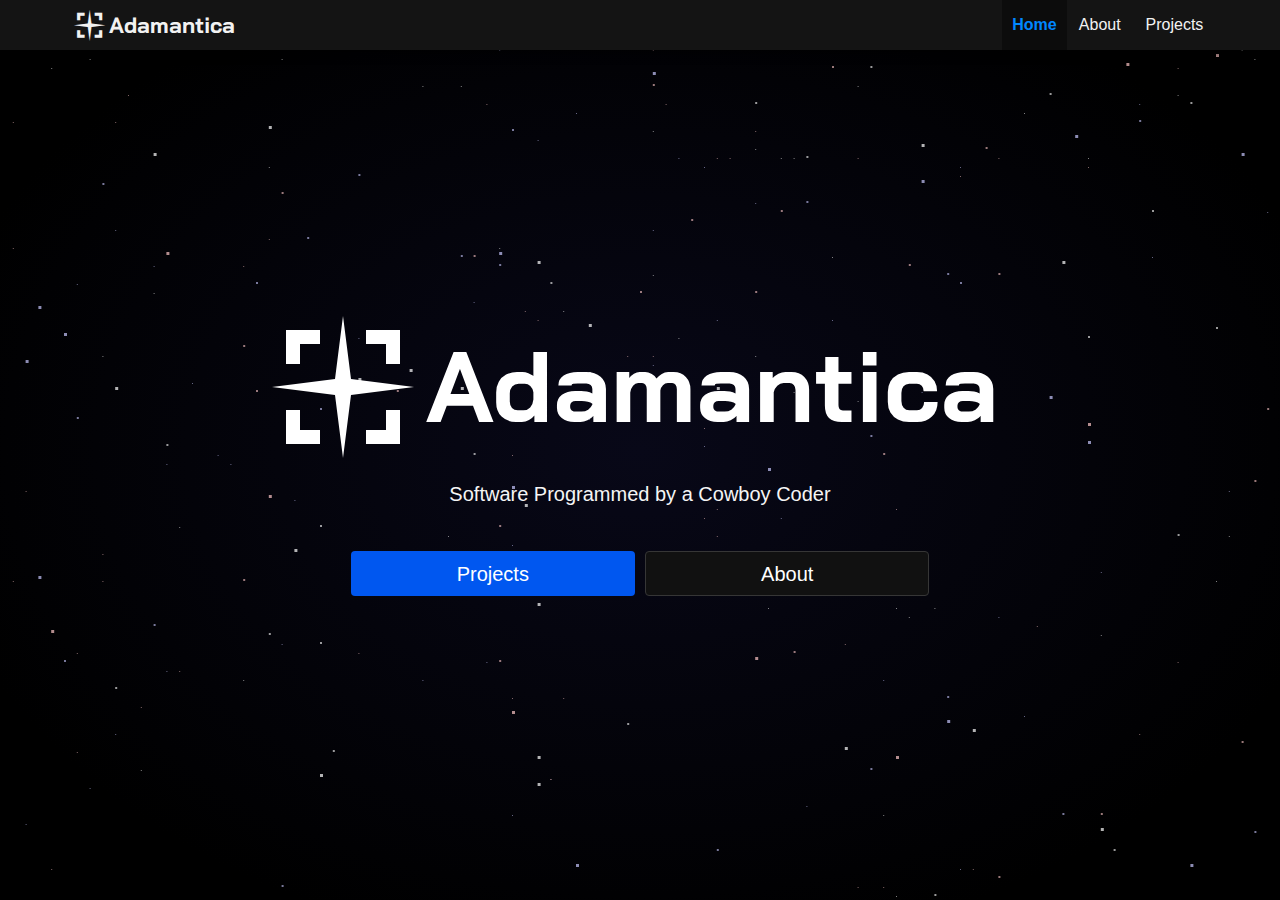
<file: index.html>
<html>
<head>



<link rel="stylesheet" href="Web/themes/default-theme/lib/bulmaswatch/cyborg/bulmaswatch.min.css" />
<link rel="stylesheet" href="Web/themes/default-theme/lib/remixicon/remixicon.css" />
<link rel="stylesheet" href="Web/themes/default-theme/lib/hyper-nav/dist/hyper-nav-css-vars.min.css" />
<link rel="stylesheet" href="Web/themes/default-theme/lib/hyper-nav/dist/hyper-nav-without-css-vars.min.css" />

<link rel="stylesheet" href="Web/themes/default-theme/css/main.css" />
<link rel="stylesheet" href="Web/themes/default-theme/css/bulma-override.css" />
<link rel="stylesheet" href="Web/themes/default-theme/css/hyper-nav-override.css" />

<script src="Web/themes/default-theme/lib/css-vars-ponyfill/css-vars-ponyfill.js"></script>

<script>
    cssVars();
</script>




<title>
    Home - Adamantica
</title>

<meta name="description" content="Software">
<meta name="keywords" content="software, code, programming, C#, ASP, NET, .NET, Core, html, js, javascript, projects">
<meta name="robots" content="index, follow">
<meta name="language" content="English">
<meta http-equiv="Content-Type" content="text/html; charset=utf-8">

<meta name="viewport" content="width=device-width, minimum-scale=1.0, initial-scale=1">
<meta http-equiv="X-UA-Compatible" content="IE=Edge" />

<link rel="apple-touch-icon" sizes="180x180" href="static/favicon/apple-touch-icon.png">
<link rel="icon" type="image/png" sizes="32x32" href="static/favicon/favicon-32x32.png">
<link rel="icon" type="image/png" sizes="16x16" href="static/favicon/favicon-16x16.png">
<link rel="manifest" href="static/favicon/site.webmanifest.html">
<link rel="mask-icon" href="static/favicon/safari-pinned-tab.svg" color="#020202">
<link rel="shortcut icon" href="static/favicon/favicon.ico">
<meta name="msapplication-TileColor" content="#020202">
<meta name="msapplication-config" content="/static/favicon/browserconfig.xml">
<meta name="theme-color" content="#020202"><link rel="stylesheet" href="Web/static/lib/negatronic-adamantica/css/negatronic.css" />
<link rel="stylesheet" href="Web/static/lib/css-backgrounds/space/space.min.css" /></head>

<body>
    <header>




        <nav class="hyper-nav hn-top hn-fixed hn-top-shadow">
            <input type="checkbox" id="hn-expand-button" class="hn-input-state hn-input-state-nav hn-hide-desktop">
            <div class="hn-nav container">
                <div class="hn-section hn-section-brand">
                            <a class="hn-item" href="index.html">
                                <span class="hn-icon">
                                    <span style="font-family: Negatronic; font-size: 2.2rem"><span style="width: 3.2rem; margin-right: 0.4rem">&#xe000</span>Adamantica</span>
                                </span>
                            </a>

                    <div class="hn-spacer hn-hide-desktop">

                    </div>
                    <label for="hn-expand-button" class="hn-item hn-input hn-hide-desktop">
                        <span class="hn-icon">
                            <span class="hn-input-default">
                                <i class="ri-menu-line"></i>
                            </span>
                            <span class="hn-input-active">
                                <i class="ri-close-line"></i>
                            </span>
                        </span>
                    </label>
                </div>
                <div class="hn-section hn-section-body">
            <div style="flex: 1">
            </div>
            <a class="hn-item hn-active " style="" href="index.html">

                <span class="hn-content" data-hn-content="Home">
                    Home
                </span>
            </a>
            <a class="hn-item  " style="" href="about/index.html">

                <span class="hn-content" data-hn-content="About">
                    About
                </span>
            </a>
            <a class="hn-item  " style="" href="projects/index.html">

                <span class="hn-content" data-hn-content="Projects">
                    Projects
                </span>
            </a>
                </div>
            </div>
            <label class="hn-overlay hn-overlay-nav hn-hide-desktop" for="hn-expand-button">
            </label>
        </nav>
    </header>

    <main>




<div style="background: black">
    <section class="cb-space">
        <div class="cb-stars"></div>
        <div class="cb-stars"></div>
        <div class="cb-stars"></div>

        <div style="position: absolute; height: 100%; width: 100%; padding: 4rem; display: flex; flex-direction: column; align-items: center; justify-content: space-around;">
            <div style="display: flex; flex-direction: column; align-items: center;">
                <img src="Web/www/projects/adamantica/logo.svg" />

                <h1 style="display: none">
                    Adamantica
                </h1>

                <br />

                <h2 class="subtitle is-3" style="text-align: center">
                    Software Programmed by a Cowboy Coder
                </h2>
                <br />
                <div class="buttons" style="width: 80%">
                    <a class="button is-large is-primary" style="font-size: 2rem; flex: 1; margin: 0.5rem;" href="projects.1.html">
                        Projects
                    </a>
                    <a class="button is-large" style="font-size: 2rem; flex: 1; margin: 0.5rem;" href="about.1.html">
                        About
                    </a>

                </div>
            </div>
        </div>
    </section>
</div>




    </main>

    <footer>


    </footer>

</body>

</html>
</file>
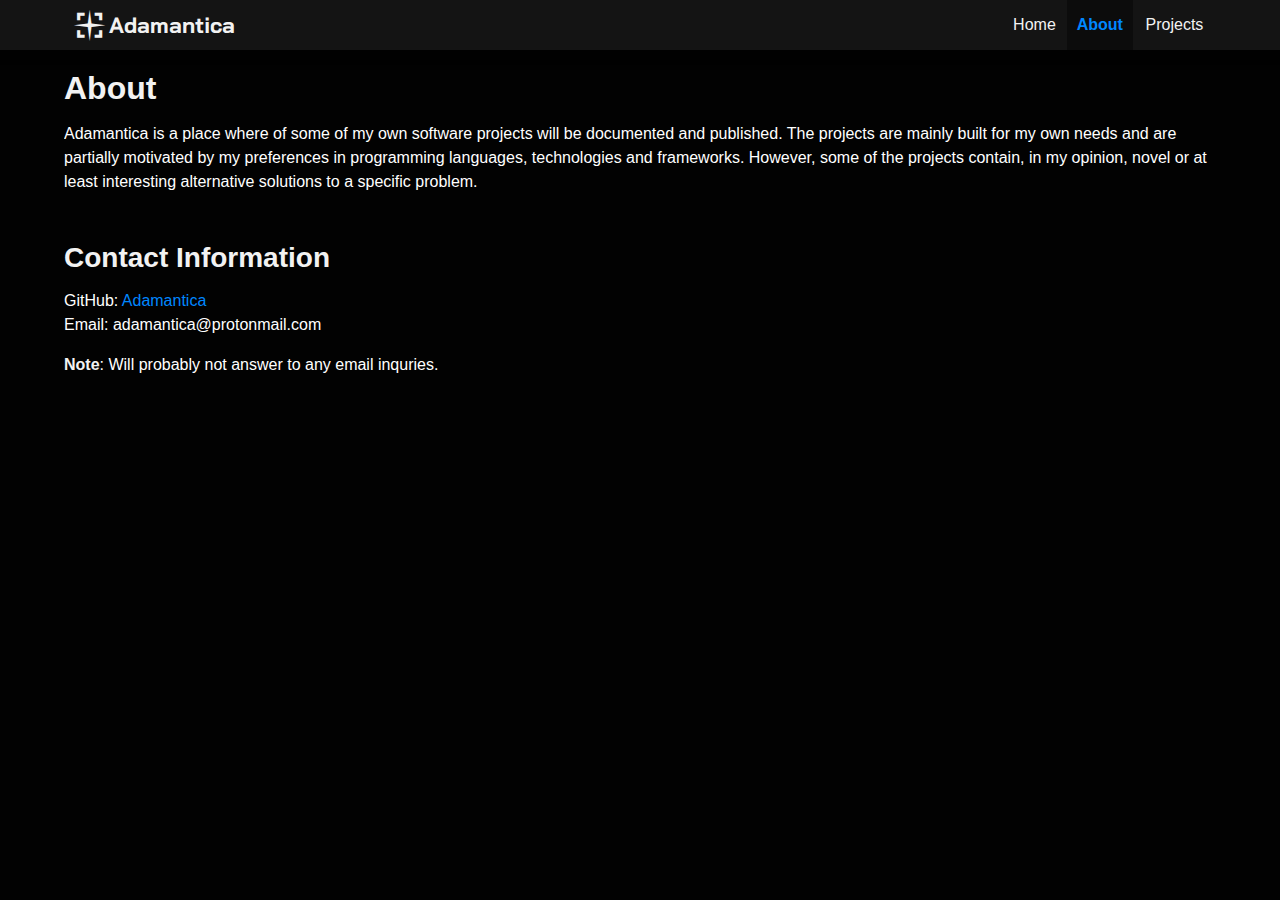
<file: about/index.html>
<html>
<head>



<link rel="stylesheet" href="../Web/themes/default-theme/lib/bulmaswatch/cyborg/bulmaswatch.min.css" />
<link rel="stylesheet" href="../Web/themes/default-theme/lib/remixicon/remixicon.css" />
<link rel="stylesheet" href="../Web/themes/default-theme/lib/hyper-nav/dist/hyper-nav-css-vars.min.css" />
<link rel="stylesheet" href="../Web/themes/default-theme/lib/hyper-nav/dist/hyper-nav-without-css-vars.min.css" />

<link rel="stylesheet" href="../Web/themes/default-theme/css/main.css" />
<link rel="stylesheet" href="../Web/themes/default-theme/css/bulma-override.css" />
<link rel="stylesheet" href="../Web/themes/default-theme/css/hyper-nav-override.css" />

<script src="../Web/themes/default-theme/lib/css-vars-ponyfill/css-vars-ponyfill.js"></script>

<script>
    cssVars();
</script>




<title>
    About - Adamantica
</title>

<meta name="description" content="Software">
<meta name="keywords" content="software, code, programming, C#, ASP, NET, .NET, Core, html, js, javascript, projects">
<meta name="robots" content="index, follow">
<meta name="language" content="English">
<meta http-equiv="Content-Type" content="text/html; charset=utf-8">

<meta name="viewport" content="width=device-width, minimum-scale=1.0, initial-scale=1">
<meta http-equiv="X-UA-Compatible" content="IE=Edge" />

<link rel="apple-touch-icon" sizes="180x180" href="../static/favicon/apple-touch-icon.png">
<link rel="icon" type="image/png" sizes="32x32" href="../static/favicon/favicon-32x32.png">
<link rel="icon" type="image/png" sizes="16x16" href="../static/favicon/favicon-16x16.png">
<link rel="manifest" href="../static/favicon/site.webmanifest.html">
<link rel="mask-icon" href="../static/favicon/safari-pinned-tab.svg" color="#020202">
<link rel="shortcut icon" href="../static/favicon/favicon.ico">
<meta name="msapplication-TileColor" content="#020202">
<meta name="msapplication-config" content="/static/favicon/browserconfig.xml">
<meta name="theme-color" content="#020202"><link rel="stylesheet" href="../Web/static/lib/negatronic-adamantica/css/negatronic.css" />
<link rel="stylesheet" href="../Web/static/lib/css-backgrounds/space/space.min.css" /></head>

<body>
    <header>




        <nav class="hyper-nav hn-top hn-fixed hn-top-shadow">
            <input type="checkbox" id="hn-expand-button" class="hn-input-state hn-input-state-nav hn-hide-desktop">
            <div class="hn-nav container">
                <div class="hn-section hn-section-brand">
                            <a class="hn-item" href="../index.html">
                                <span class="hn-icon">
                                    <span style="font-family: Negatronic; font-size: 2.2rem"><span style="width: 3.2rem; margin-right: 0.4rem">&#xe000</span>Adamantica</span>
                                </span>
                            </a>

                    <div class="hn-spacer hn-hide-desktop">

                    </div>
                    <label for="hn-expand-button" class="hn-item hn-input hn-hide-desktop">
                        <span class="hn-icon">
                            <span class="hn-input-default">
                                <i class="ri-menu-line"></i>
                            </span>
                            <span class="hn-input-active">
                                <i class="ri-close-line"></i>
                            </span>
                        </span>
                    </label>
                </div>
                <div class="hn-section hn-section-body">
            <div style="flex: 1">
            </div>
            <a class="hn-item  " style="" href="../index.html">

                <span class="hn-content" data-hn-content="Home">
                    Home
                </span>
            </a>
            <a class="hn-item hn-active " style="" href="index.html">

                <span class="hn-content" data-hn-content="About">
                    About
                </span>
            </a>
            <a class="hn-item  " style="" href="../projects/index.html">

                <span class="hn-content" data-hn-content="Projects">
                    Projects
                </span>
            </a>
                </div>
            </div>
            <label class="hn-overlay hn-overlay-nav hn-hide-desktop" for="hn-expand-button">
            </label>
        </nav>
    </header>

    <main>




        <section class="section" style="padding-top: 7rem; ">
            <div class="container" style="font-size: 1.6rem; overflow: hidden">
                <div class="columns">


                    <div class="column content">
<h1 id="about">About</h1>
<p>Adamantica is a place where of some of my own software projects will be documented and published.
The projects are mainly built for my own needs and are partially motivated by my preferences in programming
languages, technologies and frameworks. However, some of the projects contain, in my opinion, novel or at least
interesting alternative solutions to a specific problem.</p>
<h2 id="contact-information">Contact Information</h2>
<p>GitHub: <a href="https://github.com/Adamantica">Adamantica</a><br />
Email: adamantica@protonmail.com</p>
<p><strong>Note</strong>: Will probably not answer to any email inquries.</p>
                    </div>
                </div>
            </div>

        </section>





    </main>

    <footer>


    </footer>

</body>

</html>
</file>
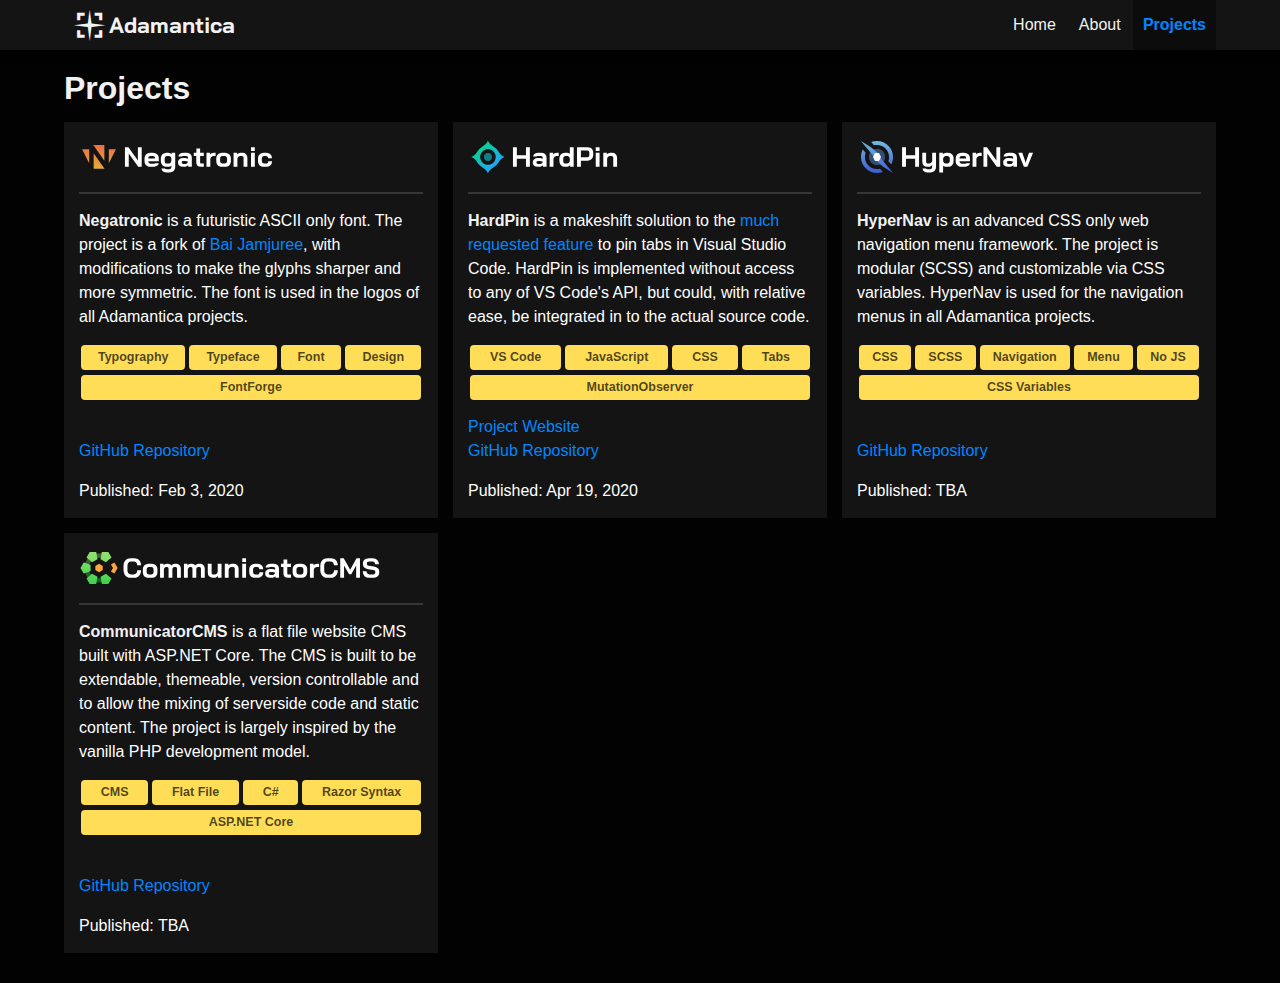
<file: projects/index.html>
<html>
<head>



<link rel="stylesheet" href="../Web/themes/default-theme/lib/bulmaswatch/cyborg/bulmaswatch.min.css" />
<link rel="stylesheet" href="../Web/themes/default-theme/lib/remixicon/remixicon.css" />
<link rel="stylesheet" href="../Web/themes/default-theme/lib/hyper-nav/dist/hyper-nav-css-vars.min.css" />
<link rel="stylesheet" href="../Web/themes/default-theme/lib/hyper-nav/dist/hyper-nav-without-css-vars.min.css" />

<link rel="stylesheet" href="../Web/themes/default-theme/css/main.css" />
<link rel="stylesheet" href="../Web/themes/default-theme/css/bulma-override.css" />
<link rel="stylesheet" href="../Web/themes/default-theme/css/hyper-nav-override.css" />

<script src="../Web/themes/default-theme/lib/css-vars-ponyfill/css-vars-ponyfill.js"></script>

<script>
    cssVars();
</script>




<title>
    Projects - Adamantica
</title>

<meta name="description" content="Software">
<meta name="keywords" content="software, code, programming, C#, ASP, NET, .NET, Core, html, js, javascript, projects">
<meta name="robots" content="index, follow">
<meta name="language" content="English">
<meta http-equiv="Content-Type" content="text/html; charset=utf-8">

<meta name="viewport" content="width=device-width, minimum-scale=1.0, initial-scale=1">
<meta http-equiv="X-UA-Compatible" content="IE=Edge" />

<link rel="apple-touch-icon" sizes="180x180" href="../static/favicon/apple-touch-icon.png">
<link rel="icon" type="image/png" sizes="32x32" href="../static/favicon/favicon-32x32.png">
<link rel="icon" type="image/png" sizes="16x16" href="../static/favicon/favicon-16x16.png">
<link rel="manifest" href="../static/favicon/site.webmanifest.html">
<link rel="mask-icon" href="../static/favicon/safari-pinned-tab.svg" color="#020202">
<link rel="shortcut icon" href="../static/favicon/favicon.ico">
<meta name="msapplication-TileColor" content="#020202">
<meta name="msapplication-config" content="/static/favicon/browserconfig.xml">
<meta name="theme-color" content="#020202"><link rel="stylesheet" href="../Web/static/lib/negatronic-adamantica/css/negatronic.css" />
<link rel="stylesheet" href="../Web/static/lib/css-backgrounds/space/space.min.css" /></head>

<body>
    <header>




        <nav class="hyper-nav hn-top hn-fixed hn-top-shadow">
            <input type="checkbox" id="hn-expand-button" class="hn-input-state hn-input-state-nav hn-hide-desktop">
            <div class="hn-nav container">
                <div class="hn-section hn-section-brand">
                            <a class="hn-item" href="../index.html">
                                <span class="hn-icon">
                                    <span style="font-family: Negatronic; font-size: 2.2rem"><span style="width: 3.2rem; margin-right: 0.4rem">&#xe000</span>Adamantica</span>
                                </span>
                            </a>

                    <div class="hn-spacer hn-hide-desktop">

                    </div>
                    <label for="hn-expand-button" class="hn-item hn-input hn-hide-desktop">
                        <span class="hn-icon">
                            <span class="hn-input-default">
                                <i class="ri-menu-line"></i>
                            </span>
                            <span class="hn-input-active">
                                <i class="ri-close-line"></i>
                            </span>
                        </span>
                    </label>
                </div>
                <div class="hn-section hn-section-body">
            <div style="flex: 1">
            </div>
            <a class="hn-item  " style="" href="../index.html">

                <span class="hn-content" data-hn-content="Home">
                    Home
                </span>
            </a>
            <a class="hn-item  " style="" href="../about/index.html">

                <span class="hn-content" data-hn-content="About">
                    About
                </span>
            </a>
            <a class="hn-item hn-active " style="" href="index.html">

                <span class="hn-content" data-hn-content="Projects">
                    Projects
                </span>
            </a>
                </div>
            </div>
            <label class="hn-overlay hn-overlay-nav hn-hide-desktop" for="hn-expand-button">
            </label>
        </nav>
    </header>

    <main>




        <section class="section" style="padding-top: 7rem; ">
            <div class="container" style="font-size: 1.6rem; overflow: hidden">
                <div class="columns">


                    <div class="column content">




<h1>Projects</h1>
<div class="columns is-multiline">
            <div class="column is-one-third">
                <div class="card">
                    <div class="card-content">

                        <div class="content">
                            <img src="negatronic/logo.svg" style="height: 4rem; align-self: flex-start;">

                            <hr />

                            <p style="flex-grow: 1; flex-shrink: 0;">
                                <strong>Negatronic</strong> is a futuristic ASCII only font. The project is a fork of <a href="https://github.com/cadsondemak/Bai-Jamjuree">Bai Jamjuree</a>, with modifications to make the glyphs sharper and more symmetric. The font is used in the logos of all Adamantica projects.
                            </p>

                            <div class="tags are-large">
                                        <span class="tag is-warning">
                                            Typography
                                        </span>
                                        <span class="tag is-warning">
                                            Typeface
                                        </span>
                                        <span class="tag is-warning">
                                            Font
                                        </span>
                                        <span class="tag is-warning">
                                            Design
                                        </span>
                                        <span class="tag is-warning">
                                            FontForge
                                        </span>
                            </div>

                            <p>
                                        <a></a>
                                        <br />
                                        <a href="https://github.com/Adamantica/Negatronic">GitHub Repository</a>
                            </p>
                            <p>
                                
                                Published: Feb 3, 2020
                            </p>
                            
                        </div>
                    </div>
                </div>
            </div>
            <div class="column is-one-third">
                <div class="card">
                    <div class="card-content">

                        <div class="content">
                            <img src="hard-pin/logo.svg" style="height: 4rem; align-self: flex-start;">

                            <hr />

                            <p style="flex-grow: 1; flex-shrink: 0;">
                                <strong>HardPin</strong> is a makeshift solution to the <a href="https://github.com/microsoft/vscode/issues/12622">much requested feature</a>  to pin tabs in Visual Studio Code. HardPin is implemented without access to any of VS Code's API, but could, with relative ease, be integrated  in to the actual source code.

                            </p>

                            <div class="tags are-large">
                                        <span class="tag is-warning">
                                            VS Code
                                        </span>
                                        <span class="tag is-warning">
                                            JavaScript
                                        </span>
                                        <span class="tag is-warning">
                                            CSS
                                        </span>
                                        <span class="tag is-warning">
                                            Tabs
                                        </span>
                                        <span class="tag is-warning">
                                            MutationObserver
                                        </span>
                            </div>

                            <p>
                                        <a href="https://hard-pin.adamantica.com">Project Website</a>
                                        <br />
                                        <a href="https://github.com/Adamantica/HardPin">GitHub Repository</a>
                            </p>
                            <p>
                                
                                Published: Apr 19, 2020
                            </p>
                            
                        </div>
                    </div>
                </div>
            </div>
            <div class="column is-one-third">
                <div class="card">
                    <div class="card-content">

                        <div class="content">
                            <img src="hyper-nav/logo.svg" style="height: 4rem; align-self: flex-start;">

                            <hr />

                            <p style="flex-grow: 1; flex-shrink: 0;">
                                <strong>HyperNav</strong> is an advanced CSS only web navigation menu framework. The project is modular (SCSS) and customizable via CSS variables. HyperNav is used for the navigation menus in all Adamantica projects.
                            </p>

                            <div class="tags are-large">
                                        <span class="tag is-warning">
                                            CSS
                                        </span>
                                        <span class="tag is-warning">
                                            SCSS
                                        </span>
                                        <span class="tag is-warning">
                                            Navigation
                                        </span>
                                        <span class="tag is-warning">
                                            Menu
                                        </span>
                                        <span class="tag is-warning">
                                            No JS
                                        </span>
                                        <span class="tag is-warning">
                                            CSS Variables
                                        </span>
                            </div>

                            <p>
                                        <a></a>
                                        <br />
                                        <a href="https://github.com/Adamantica/HTML5-HyperNav">GitHub Repository</a>
                            </p>
                            <p>
                                
                                Published: TBA
                            </p>
                            
                        </div>
                    </div>
                </div>
            </div>
            <div class="column is-one-third">
                <div class="card">
                    <div class="card-content">

                        <div class="content">
                            <img src="communicator-cms/logo.svg" style="height: 4rem; align-self: flex-start;">

                            <hr />

                            <p style="flex-grow: 1; flex-shrink: 0;">
                                <strong>CommunicatorCMS</strong> is a flat file website CMS built with ASP.NET Core. The CMS is built to be extendable, themeable, version controllable and to allow the mixing of serverside code and static content. The project is largely inspired by the vanilla PHP development model.
                            </p>

                            <div class="tags are-large">
                                        <span class="tag is-warning">
                                            CMS
                                        </span>
                                        <span class="tag is-warning">
                                            Flat File
                                        </span>
                                        <span class="tag is-warning">
                                            C#
                                        </span>
                                        <span class="tag is-warning">
                                            Razor Syntax
                                        </span>
                                        <span class="tag is-warning">
                                            ASP.NET Core
                                        </span>
                            </div>

                            <p>
                                        <a></a>
                                        <br />
                                        <a href="https://github.com/Adamantica/CommunicatorCMS">GitHub Repository</a>
                            </p>
                            <p>
                                
                                Published: TBA
                            </p>
                            
                        </div>
                    </div>
                </div>
            </div>
</div>                    </div>
                </div>
            </div>

        </section>





    </main>

    <footer>


    </footer>

</body>

</html>
</file>
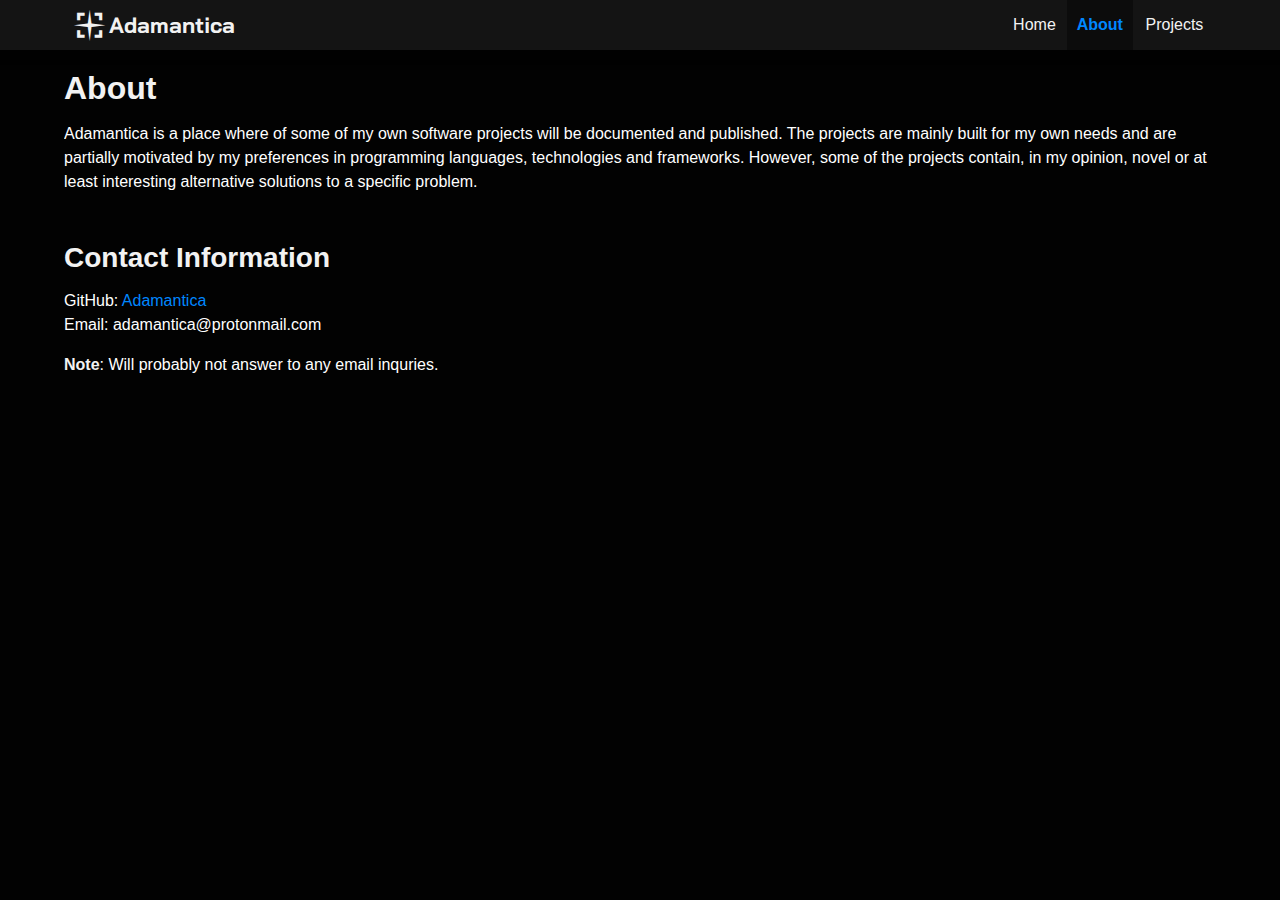
<file: about.1.html>
<html>
<head>



<link rel="stylesheet" href="Web/themes/default-theme/lib/bulmaswatch/cyborg/bulmaswatch.min.css" />
<link rel="stylesheet" href="Web/themes/default-theme/lib/remixicon/remixicon.css" />
<link rel="stylesheet" href="Web/themes/default-theme/lib/hyper-nav/dist/hyper-nav-css-vars.min.css" />
<link rel="stylesheet" href="Web/themes/default-theme/lib/hyper-nav/dist/hyper-nav-without-css-vars.min.css" />

<link rel="stylesheet" href="Web/themes/default-theme/css/main.css" />
<link rel="stylesheet" href="Web/themes/default-theme/css/bulma-override.css" />
<link rel="stylesheet" href="Web/themes/default-theme/css/hyper-nav-override.css" />

<script src="Web/themes/default-theme/lib/css-vars-ponyfill/css-vars-ponyfill.js"></script>

<script>
    cssVars();
</script>




<title>
    About - Adamantica
</title>

<meta name="description" content="Software">
<meta name="keywords" content="software, code, programming, C#, ASP, NET, .NET, Core, html, js, javascript, projects">
<meta name="robots" content="index, follow">
<meta name="language" content="English">
<meta http-equiv="Content-Type" content="text/html; charset=utf-8">

<meta name="viewport" content="width=device-width, minimum-scale=1.0, initial-scale=1">
<meta http-equiv="X-UA-Compatible" content="IE=Edge" />

<link rel="apple-touch-icon" sizes="180x180" href="static/favicon/apple-touch-icon.png">
<link rel="icon" type="image/png" sizes="32x32" href="static/favicon/favicon-32x32.png">
<link rel="icon" type="image/png" sizes="16x16" href="static/favicon/favicon-16x16.png">
<link rel="manifest" href="static/favicon/site.webmanifest.html">
<link rel="mask-icon" href="static/favicon/safari-pinned-tab.svg" color="#020202">
<link rel="shortcut icon" href="static/favicon/favicon.ico">
<meta name="msapplication-TileColor" content="#020202">
<meta name="msapplication-config" content="/static/favicon/browserconfig.xml">
<meta name="theme-color" content="#020202"><link rel="stylesheet" href="Web/static/lib/negatronic-adamantica/css/negatronic.css" />
<link rel="stylesheet" href="Web/static/lib/css-backgrounds/space/space.min.css" /></head>

<body>
    <header>




        <nav class="hyper-nav hn-top hn-fixed hn-top-shadow">
            <input type="checkbox" id="hn-expand-button" class="hn-input-state hn-input-state-nav hn-hide-desktop">
            <div class="hn-nav container">
                <div class="hn-section hn-section-brand">
                            <a class="hn-item" href="index.html">
                                <span class="hn-icon">
                                    <span style="font-family: Negatronic; font-size: 2.2rem"><span style="width: 3.2rem; margin-right: 0.4rem">&#xe000</span>Adamantica</span>
                                </span>
                            </a>

                    <div class="hn-spacer hn-hide-desktop">

                    </div>
                    <label for="hn-expand-button" class="hn-item hn-input hn-hide-desktop">
                        <span class="hn-icon">
                            <span class="hn-input-default">
                                <i class="ri-menu-line"></i>
                            </span>
                            <span class="hn-input-active">
                                <i class="ri-close-line"></i>
                            </span>
                        </span>
                    </label>
                </div>
                <div class="hn-section hn-section-body">
            <div style="flex: 1">
            </div>
            <a class="hn-item  " style="" href="index.html">

                <span class="hn-content" data-hn-content="Home">
                    Home
                </span>
            </a>
            <a class="hn-item hn-active " style="" href="about/index.html">

                <span class="hn-content" data-hn-content="About">
                    About
                </span>
            </a>
            <a class="hn-item  " style="" href="projects/index.html">

                <span class="hn-content" data-hn-content="Projects">
                    Projects
                </span>
            </a>
                </div>
            </div>
            <label class="hn-overlay hn-overlay-nav hn-hide-desktop" for="hn-expand-button">
            </label>
        </nav>
    </header>

    <main>




        <section class="section" style="padding-top: 7rem; ">
            <div class="container" style="font-size: 1.6rem; overflow: hidden">
                <div class="columns">


                    <div class="column content">
<h1 id="about">About</h1>
<p>Adamantica is a place where of some of my own software projects will be documented and published.
The projects are mainly built for my own needs and are partially motivated by my preferences in programming
languages, technologies and frameworks. However, some of the projects contain, in my opinion, novel or at least
interesting alternative solutions to a specific problem.</p>
<h2 id="contact-information">Contact Information</h2>
<p>GitHub: <a href="https://github.com/Adamantica">Adamantica</a><br />
Email: adamantica@protonmail.com</p>
<p><strong>Note</strong>: Will probably not answer to any email inquries.</p>
                    </div>
                </div>
            </div>

        </section>





    </main>

    <footer>


    </footer>

</body>

</html>
</file>
<file: Web/themes/default-theme/css/main.css>
﻿:root
{
    --spacing: 1rem;
}

html
{
    font-size: 62.5%;
}

body
{
    font-size: 1.6rem;
    min-height: 100vh;

    display: flex;
    flex-direction: column;
}

main
{
    flex-grow: 1;
}

footer
{
    background: var(--hn-bg);
}

.main-content
{
    padding: 0 var(--spacing);
}
</file>
<file: Web/themes/default-theme/css/hyper-nav-override.css>
:root 
{
    --hn-bg: rgba(20, 20, 20, 1.00);
    --hn-color: white;
    --hn-expand-body-bg: rgba(0, 0, 0, 0.25);

    --hn-item-bg: transparent;
    --hn-item-color: rgb(242, 242, 242);
    --hn-item-hover-bg: rgba(5, 5, 5, 1);
    --hn-item-hover-color: #2E9DFF;

    --hn-item-active-bg: rgba(0, 0, 0, 0.40);
    --hn-item-active-color: #0087FF;
    --hn-item-active-hover-bg: var(--hn-item-hover-bg);
    --hn-item-active-hover-color: var(--hn-item-hover-color);
    
    --hn-item-active-child-bg: rgba(0, 0, 0, 0.30);
    --hn-item-active-child-color: var(--hn-item-active-color);
    --hn-item-active-child-hover-bg: var(--hn-item-hover-bg);
    --hn-item-active-child-hover-color: var(--hn-item-hover-color);

    --hn-expand-expanded-item-bg: var(--hn-item-active-bg);
    --hn-expand-expanded-item-color: var(--hn-item-color);
    --hn-expand-expanded-item-hover-bg: var(--hn-item-active-hover-bg);
    --hn-expand-expanded-item-hover-color: var(--hn-item-hover-color);

    --hn-expand-expanded-item-active-bg: var(--hn-item-active-bg);
    --hn-expand-expanded-item-active-color: var(--hn-item-color);
    --hn-expand-expanded-item-active-hover-bg: var(--hn-item-active-hover-bg);
    --hn-expand-expanded-item-active-hover-color: var(--hn-item-hover-color);

    --hn-expand-expanded-item-active-child-bg: var(--hn-item-active-bg);
    --hn-expand-expanded-item-active-child-color: var(--hn-item-color);
    --hn-expand-expanded-item-active-child-hover-bg: var(--hn-item-active-hover-bg);
    --hn-expand-expanded-item-active-child-hover-color: var(--hn-item-hover-color);

    --hn-overlay-bg: rgba(0, 0, 0, 0.70);
}

:root 
{
    --hn-input-bg: transparent;
    --hn-input-color: inherit;
    --hn-input-hover-bg: transparent;
    --hn-input-hover-color: inherit;
    --hn-input-active-bg: transparent;
    --hn-input-active-color: inherit;
    --hn-input-active-hover-bg: transparent;
    --hn-input-active-hover-color: inherit;
}

:root 
{
    --hn-top-height: 5rem;
    --hn-top-font-size: 1.6rem;
    --hn-top-expand-min-width: 20rem;
    --hn-top-item-spacing-vertical: 1rem;
    --hn-top-item-spacing-horizontal: 1rem;

    --hn-top-input-size: 1.6rem;
    --hn-top-input-margin: 0 0 0 -1rem;
    --hn-top-input-padding: 0 0.5rem 0 0;
  
    --hn-top-nesting-indentation: 1rem;
    --hn-top-desktop-expand-body-bg: var(--hn-bg);
    --hn-top-desktop-expand-body-border: medium solid rgba(15, 15, 15, 1);
}

:root 
{
    --hn-side-width: 20rem;
    --hn-side-font-size: 1.4rem;
    --hn-side-collapsed-width: 4rem;
    --hn-side-item-min-height: 4rem;
    --hn-side-item-spacing-vertical: 1rem;
    --hn-side-item-spacing-horizontal: 1rem;
    --hn-side-input-size: 1.4rem;
    --hn-side-input-margin: 0;
    --hn-side-input-padding: 0 1rem;
    --hn-side-collapsed-input-size: 1rem;
    --hn-side-collapsed-input-margin: 0rem;
    --hn-side-collapsed-input-padding: 0rem;
    --hn-side-nesting-indentation: 1rem;
}

.hn-side .hn-item
{
    border-left: medium solid transparent;
}

    .hn-side .hn-item.hn-active
    {
        border-left: medium solid #0087FF;
    }


.hn-active
{
    font-weight: bold;
}

.hn-section-brand > .hn-input [class|="ri"],
.hn-nav:not(.hn-mode-content) .hn-section-body > .hn-input [class|="ri"]
{
    font-size: 2.8rem;
    font-weight: bold;
}

.hn-item [class|="ri"]
{
    font-size: 2.2rem;
}
</file>
<file: Web/static/lib/negatronic-adamantica/css/negatronic.css>
@font-face 
{
    font-family: "Negatronic";
    src: url("../Fonts/NegatronicBold.woff2@v=1") format("woff2"),
         url("../Fonts/NegatronicBold.woff@v=1") format("woff"),
         url('../Fonts/NegatronicBold.ttf@v=1') format('truetype'), 
         url('../Fonts/NegatronicBold.svg@v=1') format('svg'); 
    font-display: swap;
}
</file>
<file: Web/themes/default-theme/lib/hyper-nav/dist/hyper-nav-css-vars.min.css>
:root{--hn-bg: rgba(200, 200, 200, 1.00);--hn-color: rgba(255, 255, 255, 1.00);--hn-expand-body-bg: rgba(200, 200, 200, 1.00);--hn-item-bg: rgba(0, 0, 0, 0.10);--hn-item-color: rgba(255, 255, 255, 1.00);--hn-item-hover-bg: rgba(0, 0, 0, 0.20);--hn-item-hover-color: rgba(255, 255, 255, 1.00);--hn-item-active-bg: rgba(0, 0, 0, 0.30);--hn-item-active-color: rgba(255, 255, 255, 1.00);--hn-item-active-hover-bg: rgba(0, 0, 0, 0.40);--hn-item-active-hover-color: rgba(255, 255, 255, 1.00);--hn-item-active-child-bg: rgba(0, 0, 0, 0.20);--hn-item-active-child-color: rgba(255, 255, 255, 1.00);--hn-item-active-child-hover-bg: rgba(0, 0, 0, 0.30);--hn-item-active-child-hover-color: rgba(255, 255, 255, 1.00);--hn-expand-expanded-item-bg: rgba(0, 0, 0, 0.20);--hn-expand-expanded-item-color: white;--hn-expand-expanded-item-hover-bg: rgba(0, 0, 0, 0.30);--hn-expand-expanded-item-hover-color: white;--hn-expand-expanded-item-active-bg: rgba(0, 0, 0, 0.40);--hn-expand-expanded-item-active-color: white;--hn-expand-expanded-item-active-hover-bg: rgba(0, 0, 0, 0.50);--hn-expand-expanded-item-active-hover-color: white;--hn-expand-expanded-item-active-child-bg: rgba(0, 0, 0, 0.30);--hn-expand-expanded-item-active-child-color: white;--hn-expand-expanded-item-active-child-hover-bg: rgba(0, 0, 0, 0.40);--hn-expand-expanded-item-active-child-hover-color: white;--hn-overlay-bg: rgba(0, 0, 0, 0.40)}:root{--hn-input-bg: rgba(255, 0, 0, 1.00);--hn-input-color: rgba(255, 255, 255, 1.00);--hn-input-hover-bg: rgba(200, 0, 0, 1.00);--hn-input-hover-color: rgba(255, 255, 255, 1.00);--hn-input-active-bg: rgba(160, 0, 0, 1.00);--hn-input-active-color: rgba(255, 255, 255, 1.00);--hn-input-active-hover-bg: rgba(120, 0, 0, 1.00);--hn-input-active-hover-color: rgba(255, 255, 255, 1.00)}:root{--hn-top-height: 5rem;--hn-top-font-size: 1.6rem;--hn-top-shadow: 0 0 1rem 0 #000;--hn-top-item-spacing-vertical: 1rem;--hn-top-item-spacing-horizontal: 1rem;--hn-top-input-size: 1.6rem;--hn-top-input-margin: 0;--hn-top-input-padding: 0 1rem;--hn-top-nesting-indentation: 1rem;--hn-top-desktop-expand-body-bg: var(--hn-bg);--hn-top-desktop-expand-body-border: thin solid red;--hn-top-desktop-expand-body-shadow: 0 0.2rem 0.2rem rgba(0, 0, 0, 0.4), -0.2rem 0.2rem 0.4rem rgba(0, 0, 0, 0.4), 0.2rem 0.2rem 0.4rem rgba(0, 0, 0, 0.4)}:root{--hn-side-width: 20rem;--hn-side-font-size: 1.4rem;--hn-side-collapsed-width: 4rem;--hn-side-item-min-height: 4rem;--hn-side-item-spacing-vertical: 1rem;--hn-side-item-spacing-horizontal: 1rem;--hn-side-input-size: 1.4rem;--hn-side-input-margin: 0;--hn-side-input-padding: 0 1rem;--hn-side-collapsed-input-size: 1rem;--hn-side-collapsed-input-margin: 0rem;--hn-side-collapsed-input-padding: 0rem;--hn-side-nesting-indentation: 1rem}/*# sourceMappingURL=hyper-nav-css-vars.min.css.map */
</file>
<file: Web/themes/default-theme/lib/hyper-nav/dist/hyper-nav-without-css-vars.min.css>
.hyper-nav{position:relative;display:inline-flex;box-sizing:border-box;-webkit-touch-callout:none;-webkit-user-select:none;-khtml-user-select:none;-moz-user-select:none;-ms-user-select:none;user-select:none;color:var(--hn-color);background:var(--hn-bg)}.hyper-nav *{box-sizing:border-box}.hn-full-width{width:100%}.hn-fixed{top:0;left:0;position:fixed}.hn-nav{width:100%;display:flex;z-index:1000}.hn-section,.hn-section-end{flex-shrink:0;display:flex;align-items:stretch;background:var(--hn-bg)}.hn-section-brand,.hn-section-body{flex-grow:1}.hn-section-end{flex-grow:1;flex-direction:inherit;justify-content:flex-end}.hn-overlay{top:0;left:0;width:100%;height:100%;display:none;position:fixed;z-index:999;background:var(--hn-overlay-bg)}.hn-overlay-transparent{background:transparent}.hn-item{cursor:pointer;flex-shrink:0;display:flex;align-items:stretch;justify-content:stretch;background:var(--hn-item-bg)}.hn-item{color:var(--hn-item-color)}.hn-item.hn-active{color:var(--hn-item-active-color);background:var(--hn-item-active-bg)}.hn-item.hn-active-child{color:var(--hn-item-active-child-color);background:var(--hn-item-active-child-bg)}.hn-item-disabled{cursor:default}.hn-spacer{flex:1}.hn-expand{flex-shrink:0;display:flex;flex-wrap:wrap;align-items:stretch;position:relative;flex-direction:column}.hn-expand>.hn-item{flex-grow:1}.hn-expand-body{min-width:100%;display:none;flex-direction:inherit;background:var(--hn-expand-body-bg);z-index:1000}.hn-menu{align-items:center}.hn-menu.hn-menu-right{order:999999;margin-left:auto}.hn-link,.hn-icon,.hn-content{line-height:100%;display:flex;align-items:center}.hn-icon{flex-shrink:0}.hn-content{margin-right:auto;display:flex;align-items:flex-start;flex-direction:column;justify-content:center}.hn-content::after{height:0;content:attr(data-hn-content);font-weight:bold;color:transparent;overflow:hidden;visibility:hidden}.hn-link{flex:1;color:inherit}.hn-link:hover{color:inherit}@media screen and (-ms-high-contrast: active),(-ms-high-contrast: none){.hn-link{flex:0 0 auto}}@media(min-width: 48.01em){.hn-hide-desktop{display:none !important}}@media(max-width: 48em){.hn-hide-mobile{display:none !important}}.hn-input-state{display:none}.hn-input{display:flex;align-items:stretch;cursor:pointer}.hn-input>label{cursor:pointer}.hn-item>.hn-input{margin-left:auto}.hn-input-default,.hn-input-active{align-items:center;justify-content:center}.hn-input-active{display:none}.hn-input-default{display:flex}.hn-input-active:not(.hn-icon){display:none;color:var(--hn-input-active-color);background:var(--hn-input-active-bg)}.hn-input-default:not(.hn-icon){display:flex;color:var(--hn-input-color);background:var(--hn-input-bg)}.hn-icon .hn-input-active,.hn-icon .hn-input-default{background:transparent}@media(min-width: 48.01em){.hn-top>.hn-input-state-nav:not(.hn-hide-desktop):checked~.hn-nav .hn-input-nav .hn-input-default{display:none}.hn-top>.hn-input-state-nav:not(.hn-hide-desktop):checked~.hn-nav .hn-input-nav .hn-input-active{display:flex}.hn-input-state:not(.hn-hide-desktop):checked~.hn-item.hn-input .hn-input-default,.hn-input-state:not(.hn-hide-desktop):checked~.hn-item .hn-input .hn-input-default{display:none}.hn-input-state:not(.hn-hide-desktop):checked~.hn-item.hn-input .hn-input-active,.hn-input-state:not(.hn-hide-desktop):checked~.hn-item .hn-input .hn-input-active{display:flex}}@media(max-width: 48em){.hn-top>.hn-input-state-nav:not(.hn-hide-mobile):checked~.hn-nav .hn-input-nav .hn-input-default{display:none}.hn-top>.hn-input-state-nav:not(.hn-hide-mobile):checked~.hn-nav .hn-input-nav .hn-input-active{display:flex}.hn-input-state:not(.hn-hide-mobile):checked~.hn-item.hn-input .hn-input-default,.hn-input-state:not(.hn-hide-mobile):checked~.hn-item .hn-input .hn-input-default{display:none}.hn-input-state:not(.hn-hide-mobile):checked~.hn-item.hn-input .hn-input-active,.hn-input-state:not(.hn-hide-mobile):checked~.hn-item .hn-input .hn-input-active{display:flex}}.hn-input-default:not(.hn-icon):hover{color:var(--hn-input-hover-color);background:var(--hn-input-hover-bg)}.hn-input-active:not(.hn-icon):hover{color:var(--hn-input-active-hover-color);background:var(--hn-input-active-hover-bg)}.hn-icon .hn-input-active:hover,.hn-icon .hn-input-default:hover{background:transparent}.hn-input-state:not(.hn-input-state-none):checked~.hn-overlay{display:block}.hn-top{width:100%;display:flex;z-index:1000;font-size:var(--hn-top-font-size)}.hn-top-shadow{box-shadow:0px 0rem 1rem 0px #000}.hn-top .hn-section-brand{height:var(--hn-top-height)}.hn-top .hn-expand .hn-input-active,.hn-top .hn-expand .hn-input-default,.hn-top .hn-align-input .hn-input-active,.hn-top .hn-align-input .hn-input-default{margin:var(--hn-top-input-margin);padding:var(--hn-top-input-padding)}.hn-top .hn-expand.hn-expand-mega{position:static}.hn-top .hn-expand.hn-expand-mega>.hn-expand-body{width:100%}.hn-top .hn-expand>.hn-expand-body{top:0;left:100%;position:absolute}@media(max-width: 48em){.hn-top .hn-expand>.hn-expand-body{position:static;width:100%}}@media(min-width: 48.01em){.hn-top>.hn-nav .hn-expand>.hn-expand-body{border:var(--hn-top-desktop-expand-body-border);background:var(--hn-top-desktop-expand-body-bg)}.hn-top>.hn-nav .hn-expand-body{box-shadow:var(--hn-top-desktop-expand-body-shadow)}.hn-top .hn-expand.hn-expand-left>.hn-expand-body{left:-100%}.hn-top .hn-section>.hn-expand>.hn-expand-body{top:100%;left:0%}.hn-top .hn-section>.hn-expand.hn-expand-left>.hn-expand-body{right:0;left:unset}.hn-top .hn-section>.hn-expand.hn-expand-center>.hn-expand-body{left:50%;transform:translate(-50%, 0)}}.hn-top .hn-content,.hn-top .hn-icon{padding-top:var(--hn-top-item-spacing-vertical);padding-bottom:var(--hn-top-item-spacing-vertical)}.hn-top .hn-item>.hn-icon,.hn-top .hn-link>.hn-icon{padding-left:var(--hn-top-item-spacing-horizontal);padding-right:var(--hn-top-item-spacing-horizontal)}.hn-top .hn-item>.hn-content,.hn-top .hn-link>.hn-content{padding-left:var(--hn-top-item-spacing-horizontal);padding-right:var(--hn-top-item-spacing-horizontal)}.hn-top .hn-item>.hn-icon+.hn-content,.hn-top .hn-link>.hn-icon+.hn-content{padding-left:0}.hn-top.hn-fixed .hn-mode-content{overflow-y:auto;max-height:calc(100vh - var(--hn-top-height))}@media(min-width: 48.01em){.hn-top .hn-content{align-items:center}.hn-top .hn-expand-body .hn-content{align-items:flex-start}}@media(max-width: 48em){.hn-top>.hn-nav{flex-direction:column}.hn-top>.hn-nav>.hn-section-body{flex-direction:inherit}.hn-top.hn-fixed .hn-section-body{overflow-y:auto;max-height:calc(100vh - var(--hn-top-height))}}@media(max-width: 48em){.hyper-nav.hn-top>.hn-input-state-nav:not(.hn-hide-mobile):checked~.hn-nav{display:block}.hyper-nav.hn-top>.hn-input-state-nav:not(.hn-hide-mobile):checked~.hn-nav .hn-hide-expanded{display:none !important}}@media(max-width: 48em){.hyper-nav.hn-top>.hn-input-state-nav:not(.hn-hide-mobile):not(:checked)~.hn-nav>.hn-section-body{display:none}.hyper-nav.hn-top>.hn-input-state-nav:not(.hn-hide-mobile):not(:checked)~.hn-nav .hn-hide-collapsed{display:none !important}}.hn-mode{width:100%;display:none;position:absolute;flex-wrap:wrap;z-index:1001}.hn-mode-transparent{background:transparent}.hn-mode-top{width:100%;height:var(--hn-top-height);top:0;left:0;z-index:1;position:absolute}.hn-mode-content{width:100%;top:var(--hn-top-height);left:0;z-index:0;position:absolute}.hn-mode-content.hn-nav{flex-direction:column}.hn-mode-content.hn-nav>.hn-nav,.hn-mode-content.hn-nav>.hn-section-body{flex-direction:inherit}.hn-mode>.hn-mode-top>.hn-expand>.hn-expand-body{top:100%;left:0}.hn-mode>.hn-mode-content .hn-expand>.hn-expand-body{position:static}.hn-input-state-mode-0:checked~.hn-mode-0{display:flex}.hn-input-state-mode-0:checked~.hn-nav .hn-input-mode-0 .hn-input-default{display:none}.hn-input-state-mode-0:checked~.hn-nav .hn-input-mode-0 .hn-input-active{display:flex}.hn-input-state-mode-1:checked~.hn-mode-1{display:flex}.hn-input-state-mode-1:checked~.hn-nav .hn-input-mode-1 .hn-input-default{display:none}.hn-input-state-mode-1:checked~.hn-nav .hn-input-mode-1 .hn-input-active{display:flex}.hn-input-state-mode-2:checked~.hn-mode-2{display:flex}.hn-input-state-mode-2:checked~.hn-nav .hn-input-mode-2 .hn-input-default{display:none}.hn-input-state-mode-2:checked~.hn-nav .hn-input-mode-2 .hn-input-active{display:flex}.hn-input-state-mode-3:checked~.hn-mode-3{display:flex}.hn-input-state-mode-3:checked~.hn-nav .hn-input-mode-3 .hn-input-default{display:none}.hn-input-state-mode-3:checked~.hn-nav .hn-input-mode-3 .hn-input-active{display:flex}.hn-side{z-index:990}.hn-side>.hn-nav{display:inline-flex;flex-direction:column;font-size:var(--hn-side-font-size)}.hn-side>.hn-nav>.hn-section{flex-direction:inherit}.hn-side>.hn-nav .hn-item{min-height:var(--hn-side-item-min-height)}.hn-side>.hn-nav .hn-expand>.hn-item{position:relative}.hn-side>.hn-nav .hn-expand .hn-input-active,.hn-side>.hn-nav .hn-expand .hn-input-default,.hn-side>.hn-nav .hn-align-input .hn-input-active,.hn-side>.hn-nav .hn-align-input .hn-input-default{margin:var(--hn-side-input-margin);padding:var(--hn-side-input-padding)}.hn-side>.hn-nav .hn-content,.hn-side>.hn-nav .hn-icon{padding-top:var(--hn-side-item-spacing-vertical);padding-bottom:var(--hn-side-item-spacing-vertical)}.hn-side>.hn-nav .hn-item>.hn-icon,.hn-side>.hn-nav .hn-link>.hn-icon{padding-left:var(--hn-side-item-spacing-horizontal);padding-right:var(--hn-side-item-spacing-horizontal)}.hn-side>.hn-nav .hn-item>.hn-content,.hn-side>.hn-nav .hn-link>.hn-content{padding-left:var(--hn-top-item-spacing-horizontal);padding-right:var(--hn-side-item-spacing-horizontal)}.hn-side>.hn-nav .hn-link>.hn-icon+.hn-content,.hn-side>.hn-nav .hn-item>.hn-icon+.hn-content{padding-left:0}@media screen and (-ms-high-contrast: active),(-ms-high-contrast: none){.hn-side>.hn-nav .hn-link{flex:1}.hn-side>.hn-nav .hn-content{flex:1}}@media(max-width: 48em){.hyper-nav.hn-side>.hn-input-state-nav:not(.hn-hide-mobile):checked~.hn-nav{width:var(--hn-side-width)}}@media(min-width: 48.01em){.hyper-nav.hn-side>.hn-input-state-nav:not(.hn-hide-desktop):checked~.hn-nav{width:var(--hn-side-width)}}@media(max-width: 48em){.hyper-nav.hn-side>.hn-input-state-nav:not(.hn-hide-mobile):not(:checked)~.hn-nav .hn-expand .hn-item .hn-input{top:0;left:0;width:100%;height:100%;position:absolute}.hyper-nav.hn-side>.hn-input-state-nav:not(.hn-hide-mobile):not(:checked)~.hn-nav .hn-expand .hn-input .hn-input-default,.hyper-nav.hn-side>.hn-input-state-nav:not(.hn-hide-mobile):not(:checked)~.hn-nav .hn-expand .hn-input .hn-input-active{top:0;right:0;position:absolute;width:var(--hn-side-collapsed-input-size);height:var(--hn-side-collapsed-input-size);font-size:var(--hn-side-collapsed-input-size);margin:var(--hn-side-collapsed-input-margin);padding:var(--hn-side-collapsed-input-padding)}}@media(min-width: 48.01em){.hyper-nav.hn-side>.hn-input-state-nav:not(.hn-hide-desktop):not(:checked)~.hn-nav .hn-expand .hn-item .hn-input{top:0;left:0;width:100%;height:100%;position:absolute}.hyper-nav.hn-side>.hn-input-state-nav:not(.hn-hide-desktop):not(:checked)~.hn-nav .hn-expand .hn-input .hn-input-default,.hyper-nav.hn-side>.hn-input-state-nav:not(.hn-hide-desktop):not(:checked)~.hn-nav .hn-expand .hn-input .hn-input-active{top:0;right:0;position:absolute;width:var(--hn-side-collapsed-input-size);height:var(--hn-side-collapsed-input-size);font-size:var(--hn-side-collapsed-input-size);margin:var(--hn-side-collapsed-input-margin);padding:var(--hn-side-collapsed-input-padding)}}.hn-side-container{top:0;left:0;height:100%;overflow-y:auto;position:absolute;z-index:1010}.hn-side-container>.hyper-nav{height:100%;display:none;width:var(--hn-side-width);z-index:1011}.hn-side-container .hn-overlay-side-container{z-index:1009}.hn-side-container-right{right:0;left:unset}.hn-side-container-top-offset{top:var(--hn-top-height);height:calc(100% - var(--hn-top-height));z-index:999}.hn-side-container-fixed{position:fixed}.hn-input-state-side-container:checked~.hyper-nav{display:block}.hn-input-state-side-container:checked~.hn-overlay-side-container{display:block}@media(max-width: 48em){.hyper-nav.hn-side>.hn-input-state-nav:not(.hn-hide-mobile):checked~.hn-nav .hn-hide-expanded{display:none !important}}@media(min-width: 48.01em){.hyper-nav.hn-side>.hn-input-state-nav:not(.hn-hide-desktop):checked~.hn-nav .hn-hide-expanded{display:none !important}}@media(max-width: 48em){.hyper-nav.hn-side>.hn-input-state-nav:not(.hn-hide-mobile):not(:checked)~.hn-nav .hn-hide-collapsed{display:none !important}}@media(min-width: 48.01em){.hyper-nav.hn-side>.hn-input-state-nav:not(.hn-hide-desktop):not(:checked)~.hn-nav .hn-hide-collapsed{display:none !important}}.hn-item:not(.hn-item-disabled):hover{color:var(--hn-item-hover-color);background:var(--hn-item-hover-bg)}.hn-item.hn-active:hover{color:var(--hn-item-active-hover-color);background:var(--hn-item-active-hover-bg)}.hn-item.hn-active-child:hover{color:var(--hn-item-active-child-hover-color);background:var(--hn-item-active-child-hover-bg)}@media(min-width: 48.01em){.hn-top .hn-nav:not(.hn-mode-content) .hn-expand:not(.hn-no-hover):hover>.hn-item{color:var(--hn-expand-expanded-item-color);background:var(--hn-expand-expanded-item-bg)}.hn-top .hn-nav:not(.hn-mode-content) .hn-expand:not(.hn-no-hover):hover>.hn-item:not(.hn-item-disabled):hover{color:var(--hn-expand-expanded-item-hover-color);background:var(--hn-expand-expanded-item-hover-bg)}.hn-top .hn-nav:not(.hn-mode-content) .hn-expand:not(.hn-no-hover):hover>.hn-item.hn-active{color:var(--hn-expand-expanded-item-active-color);background:var(--hn-expand-expanded-item-active-bg)}.hn-top .hn-nav:not(.hn-mode-content) .hn-expand:not(.hn-no-hover):hover>.hn-item.hn-active:hover{color:var(--hn-expand-expanded-item-active-hover-color);background:var(--hn-expand-expanded-item-active-hover-bg)}.hn-top .hn-nav:not(.hn-mode-content) .hn-expand:not(.hn-no-hover):hover>.hn-item.hn-active-child{color:var(--hn-expand-expanded-item-active-child-color);background:var(--hn-expand-expanded-item-active-child-bg)}.hn-top .hn-nav:not(.hn-mode-content) .hn-expand:not(.hn-no-hover):hover>.hn-item.hn-active-child:hover{color:var(--hn-expand-expanded-item-active-child-hover-color);background:var(--hn-expand-expanded-item-active-child-hover-bg)}}.hn-expand:not(.hn-no-click)>.hn-input-state:checked~.hn-item{color:var(--hn-expand-expanded-item-color);background:var(--hn-expand-expanded-item-bg)}.hn-expand:not(.hn-no-click)>.hn-input-state:checked~.hn-item:not(.hn-item-disabled):hover{color:var(--hn-expand-expanded-item-hover-color);background:var(--hn-expand-expanded-item-hover-bg)}.hn-expand:not(.hn-no-click)>.hn-input-state:checked~.hn-item.hn-active{color:var(--hn-expand-expanded-item-active-color);background:var(--hn-expand-expanded-item-active-bg)}.hn-expand:not(.hn-no-click)>.hn-input-state:checked~.hn-item.hn-active:hover{color:var(--hn-expand-expanded-item-active-hover-color);background:var(--hn-expand-expanded-item-active-hover-bg)}.hn-expand:not(.hn-no-click)>.hn-input-state:checked~.hn-item.hn-active-child{color:var(--hn-expand-expanded-item-active-child-color);background:var(--hn-expand-expanded-item-active-child-bg)}.hn-expand:not(.hn-no-click)>.hn-input-state:checked~.hn-item.hn-active-child:hover{color:var(--hn-expand-expanded-item-active-child-hover-color);background:var(--hn-expand-expanded-item-active-child-hover-bg)}@media(max-width: 48em){.hn-expand.hn-no-click>.hn-input-state:checked~.hn-item{color:var(--hn-expand-expanded-item-color);background:var(--hn-expand-expanded-item-bg)}.hn-expand.hn-no-click>.hn-input-state:checked~.hn-item:not(.hn-item-disabled):hover{color:var(--hn-expand-expanded-item-hover-color);background:var(--hn-expand-expanded-item-hover-bg)}.hn-expand.hn-no-click>.hn-input-state:checked~.hn-item.hn-active{color:var(--hn-expand-expanded-item-active-color);background:var(--hn-expand-expanded-item-active-bg)}.hn-expand.hn-no-click>.hn-input-state:checked~.hn-item.hn-active:hover{color:var(--hn-expand-expanded-item-active-hover-color);background:var(--hn-expand-expanded-item-active-hover-bg)}.hn-expand.hn-no-click>.hn-input-state:checked~.hn-item.hn-active-child{color:var(--hn-expand-expanded-item-active-child-color);background:var(--hn-expand-expanded-item-active-child-bg)}.hn-expand.hn-no-click>.hn-input-state:checked~.hn-item.hn-active-child:hover{color:var(--hn-expand-expanded-item-active-child-hover-color);background:var(--hn-expand-expanded-item-active-child-hover-bg)}}.hn-expand:not(.hn-no-click)>.hn-input-state:checked~.hn-expand-body{display:flex}@media(min-width: 48.01em){.hn-top .hn-nav:not(.hn-mode-content) .hn-expand:not(.hn-no-hover):hover>.hn-expand-body{display:flex}}@media(max-width: 48em){.hn-expand.hn-no-click>.hn-input-state:checked~.hn-expand-body{display:flex}}@media(max-width: 48em){.hyper-nav.hn-side>.hn-input-state-nav:not(.hn-hide-mobile):not(:checked)~.hn-nav{width:auto}.hyper-nav.hn-side>.hn-input-state-nav:not(.hn-hide-mobile):not(:checked)~.hn-nav>.hn-section .hn-content{display:none}}@media(min-width: 48.01em){.hyper-nav.hn-side>.hn-input-state-nav:not(.hn-hide-desktop):not(:checked)~.hn-nav{width:auto}.hyper-nav.hn-side>.hn-input-state-nav:not(.hn-hide-desktop):not(:checked)~.hn-nav>.hn-section .hn-content{display:none}}@media(max-width: 48em){.hn-nav .hn-expand>.hn-expand-body>.hn-item,.hn-nav .hn-expand>.hn-expand-body>.hn-expand>.hn-item{padding-left:calc(1 * var(--hn-top-nesting-indentation))}.hn-nav .hn-expand>.hn-expand-body>.hn-expand>.hn-expand-body>.hn-item,.hn-nav .hn-expand>.hn-expand-body>.hn-expand>.hn-expand-body>.hn-expand>.hn-item{padding-left:calc(2 * var(--hn-top-nesting-indentation))}.hn-nav .hn-expand>.hn-expand-body>.hn-expand>.hn-expand-body>.hn-expand>.hn-expand-body>.hn-item,.hn-nav .hn-expand>.hn-expand-body>.hn-expand>.hn-expand-body>.hn-expand>.hn-expand-body>.hn-expand>.hn-item{padding-left:calc(3 * var(--hn-top-nesting-indentation))}}.hn-mode .hn-mode-content.hn-nav .hn-expand>.hn-expand-body>.hn-item,.hn-mode .hn-mode-content.hn-nav .hn-expand>.hn-expand-body>.hn-expand>.hn-item{padding-left:calc(1 * var(--hn-top-nesting-indentation))}.hn-mode .hn-mode-content.hn-nav .hn-expand>.hn-expand-body>.hn-expand>.hn-expand-body>.hn-item,.hn-mode .hn-mode-content.hn-nav .hn-expand>.hn-expand-body>.hn-expand>.hn-expand-body>.hn-expand>.hn-item{padding-left:calc(2 * var(--hn-top-nesting-indentation))}.hn-mode .hn-mode-content.hn-nav .hn-expand>.hn-expand-body>.hn-expand>.hn-expand-body>.hn-expand>.hn-expand-body>.hn-item,.hn-mode .hn-mode-content.hn-nav .hn-expand>.hn-expand-body>.hn-expand>.hn-expand-body>.hn-expand>.hn-expand-body>.hn-expand>.hn-item{padding-left:calc(3 * var(--hn-top-nesting-indentation))}.hn-side>.hn-nav .hn-expand>.hn-expand-body>.hn-item,.hn-side>.hn-nav .hn-expand>.hn-expand-body>.hn-expand>.hn-item{padding-left:calc(1 * var(--hn-side-nesting-indentation))}.hn-side>.hn-nav .hn-expand>.hn-expand-body>.hn-expand>.hn-expand-body>.hn-item,.hn-side>.hn-nav .hn-expand>.hn-expand-body>.hn-expand>.hn-expand-body>.hn-expand>.hn-item{padding-left:calc(2 * var(--hn-side-nesting-indentation))}.hn-side>.hn-nav .hn-expand>.hn-expand-body>.hn-expand>.hn-expand-body>.hn-expand>.hn-expand-body>.hn-item,.hn-side>.hn-nav .hn-expand>.hn-expand-body>.hn-expand>.hn-expand-body>.hn-expand>.hn-expand-body>.hn-expand>.hn-item{padding-left:calc(3 * var(--hn-side-nesting-indentation))}@media(max-width: 48em){.hyper-nav.hn-side>.hn-input-state-nav:not(.hn-hide-mobile):not(:checked)~.hn-nav .hn-item{padding-left:0 !important}}@media(min-width: 48.01em){.hyper-nav.hn-side>.hn-input-state-nav:not(.hn-hide-desktop):not(:checked)~.hn-nav .hn-item{padding-left:0 !important}}/*# sourceMappingURL=hyper-nav-without-css-vars.min.css.map */
</file>
<file: Web/static/lib/css-backgrounds/space/space.min.css>
.cb-space{width:100%;height:100vh;position:relative;overflow:hidden;background:radial-gradient(ellipse at center, rgba(10, 10, 30, 0.8) 0%, transparent 80%)}.cb-stripes{top:0;left:0;width:100%;height:100%;position:absolute}.cb-stripe{display:none;position:relative}.cb-stripe::before,.cb-stripe::after{top:50vh;left:50%;border-right:16rem solid transparent;border-left:16rem solid transparent;content:"";position:absolute;transform:translate(-50%, -50%) rotate(30deg)}.cb-stripe::before{border-top:640rem solid rgba(49,49,142,.08)}.cb-stripe::after{border-top:512rem solid rgba(49,49,142,.08);border-bottom:128rem solid transparent}.cb-stripe:nth-child(1){display:block;left:-108rem}.cb-stripe:nth-child(2){display:block;left:-84rem}.cb-stripe:nth-child(3){display:block;left:-60rem}.cb-stripe:nth-child(4){display:block;left:-36rem}.cb-stripe:nth-child(5){display:block;left:-12rem}.cb-stripe:nth-child(6){display:block;left:12rem}.cb-stripe:nth-child(7){display:block;left:36rem}.cb-stripe:nth-child(8){display:block;left:60rem}.cb-stripe:nth-child(9){display:block;left:84rem}.cb-stripe:nth-child(10){display:block;left:108rem}.cb-space>.cb-stars:nth-child(1){width:.3rem;height:.3rem;opacity:.7;box-shadow:95vw 6vh #ffc8c8, 95vw 106vh white, 70vw 84vh #ffc8c8, 70vw 184vh #ffc8c8, 34vw 5vh white, 34vw 105vh #c8c8ff, 85vw 47vh #ffc8c8, 85vw 147vh #c8c8ff, 21vw 14vh white, 21vw 114vh #ffc8c8, 83vw 29vh white, 83vw 129vh #c8c8ff, 23vw 61vh white, 23vw 161vh #c8c8ff, 84vw 15vh #c8c8ff, 84vw 115vh #ffc8c8, 42vw 84vh white, 42vw 184vh #ffc8c8, 46vw 36vh white, 46vw 136vh #ffc8c8, 3vw 64vh #c8c8ff, 3vw 164vh white, 3vw 34vh #c8c8ff, 3vw 134vh white, 21vw 55vh #ffc8c8, 21vw 155vh #c8c8ff, 12vw 17vh white, 12vw 117vh #c8c8ff, 25vw 86vh white, 25vw 186vh white, 56vw 65vh #ffc8c8, 56vw 165vh #ffc8c8, 5vw 37vh #c8c8ff, 5vw 137vh white, 72vw 20vh #c8c8ff, 72vw 120vh #c8c8ff, 45vw 96vh #c8c8ff, 45vw 196vh #ffc8c8, 100vw 33vh #ffc8c8, 100vw 133vh #ffc8c8, 88vw 7vh #ffc8c8, 88vw 107vh white, 86vw 92vh white, 86vw 192vh white, 40vw 54vh #c8c8ff, 40vw 154vh #ffc8c8, 2vw 40vh #c8c8ff, 2vw 140vh #ffc8c8, 36vw 43vh white, 36vw 143vh #ffc8c8, 13vw 28vh #ffc8c8, 13vw 128vh white, 39vw 28vh #c8c8ff, 39vw 128vh #c8c8ff, 44vw 3vh white, 44vw 103vh white, 4vw 70vh #ffc8c8, 4vw 170vh #ffc8c8, 42vw 87vh white, 42vw 187vh #c8c8ff, 82vw 44vh #c8c8ff, 82vw 144vh #ffc8c8, 97vw 17vh #c8c8ff, 97vw 117vh #c8c8ff, 72vw 16vh white, 72vw 116vh white, 23vw 37vh #c8c8ff, 23vw 137vh #ffc8c8, 28vw 42vh white, 28vw 142vh #ffc8c8, 76vw 81vh white, 76vw 181vh white, 40vw 79vh #ffc8c8, 40vw 179vh #ffc8c8, 85vw 49vh #c8c8ff, 85vw 149vh white, 32vw 41vh white, 32vw 141vh #ffc8c8, 41vw 56vh white, 41vw 156vh #c8c8ff, 42vw 29vh white, 42vw 129vh white, 59vw 73vh #ffc8c8, 59vw 173vh #c8c8ff, 60vw 52vh #c8c8ff, 60vw 152vh #ffc8c8, 51vw 8vh #c8c8ff, 51vw 108vh white, 9vw 43vh white, 9vw 143vh white, 93vw 96vh #c8c8ff, 93vw 196vh #ffc8c8, 42vw 67vh white, 42vw 167vh white, 66vw 83vh white, 66vw 183vh white, 56vw 43vh white, 56vw 143vh #c8c8ff, 74vw 80vh #c8c8ff, 74vw 180vh #c8c8ff;animation:star-animation 60s linear infinite}.cb-space>.cb-stars:nth-child(2){width:.2rem;height:.2rem;opacity:.6;box-shadow:12vw 69vh #c8c8ff, 12vw 169vh #c8c8ff, 37vw 28vh #ffc8c8, 37vw 128vh #c8c8ff, 63vw 63vh white, 63vw 163vh white, 9vw 76vh white, 9vw 176vh #c8c8ff, 87vw 94vh white, 87vw 194vh white, 25vw 58vh white, 25vw 158vh #c8c8ff, 46vw 3vh #ffc8c8, 46vw 103vh #ffc8c8, 86vw 90vh #ffc8c8, 86vw 190vh #ffc8c8, 68vw 7vh white, 68vw 107vh #ffc8c8, 40vw 14vh #c8c8ff, 40vw 114vh #c8c8ff, 20vw 31vh #c8c8ff, 20vw 131vh white, 43vw 31vh white, 43vw 131vh white, 54vw 24vh #ffc8c8, 54vw 124vh #c8c8ff, 83vw 90vh #c8c8ff, 83vw 190vh #ffc8c8, 75vw 31vh #c8c8ff, 75vw 131vh white, 70vw 42vh #ffc8c8, 70vw 142vh #c8c8ff, 39vw 29vh #c8c8ff, 39vw 129vh #ffc8c8, 43vw 63vh white, 43vw 163vh white, 63vw 22vh #c8c8ff, 63vw 122vh white, 85vw 37vh white, 85vw 137vh #ffc8c8, 25vw 45vh #c8c8ff, 25vw 145vh #c8c8ff, 19vw 64vh #ffc8c8, 19vw 164vh #ffc8c8, 63vw 17vh white, 63vw 117vh #ffc8c8, 73vw 99vh white, 73vw 199vh #c8c8ff, 90vw 23vh white, 90vw 123vh #c8c8ff, 25vw 71vh white, 25vw 171vh white, 49vw 80vh white, 49vw 180vh white, 20vw 43vh #ffc8c8, 20vw 143vh #ffc8c8, 39vw 73vh #ffc8c8, 39vw 173vh white, 61vw 23vh #ffc8c8, 61vw 123vh #ffc8c8, 77vw 16vh #ffc8c8, 77vw 116vh white, 65vw 5vh white, 65vw 105vh #ffc8c8, 98vw 92vh #c8c8ff, 98vw 192vh #c8c8ff, 62vw 72vh #ffc8c8, 62vw 172vh #c8c8ff, 59vw 32vh #ffc8c8, 59vw 132vh white, 26vw 83vh white, 26vw 183vh #ffc8c8, 5vw 73vh #c8c8ff, 5vw 173vh #ffc8c8, 74vw 30vh #c8c8ff, 74vw 130vh white, 68vw 48vh #c8c8ff, 68vw 148vh white, 100vw 38vh #c8c8ff, 100vw 138vh #ffc8c8, 8vw 20vh #c8c8ff, 8vw 120vh #c8c8ff, 74vw 77vh #c8c8ff, 74vw 177vh #ffc8c8, 95vw 36vh white, 95vw 136vh #c8c8ff, 50vw 3vh #c8c8ff, 50vw 103vh white, 99vw 45vh #ffc8c8, 99vw 145vh #c8c8ff, 22vw 21vh #ffc8c8, 22vw 121vh #c8c8ff, 71vw 29vh #ffc8c8, 71vw 129vh white, 50vw 32vh #ffc8c8, 50vw 132vh #c8c8ff, 68vw 85vh #c8c8ff, 68vw 185vh white, 59vw 11vh white, 59vw 111vh #c8c8ff, 100vw 23vh #ffc8c8, 100vw 123vh #ffc8c8, 22vw 98vh #c8c8ff, 22vw 198vh white, 98vw 53vh #ffc8c8, 98vw 153vh #c8c8ff, 83vw 100vh #ffc8c8, 83vw 200vh #ffc8c8, 82vw 10vh white, 82vw 110vh #ffc8c8, 100vw 81vh white, 100vw 181vh white, 65vw 7vh #ffc8c8, 65vw 107vh white, 21vw 70vh white, 21vw 170vh white, 13vw 49vh white, 13vw 149vh #c8c8ff, 100vw 89vh white, 100vw 189vh #ffc8c8, 51vw 9vh #ffc8c8, 51vw 109vh #c8c8ff, 46vw 41vh white, 46vw 141vh #c8c8ff, 24vw 26vh #c8c8ff, 24vw 126vh #c8c8ff, 37vw 50vh white, 37vw 150vh #ffc8c8, 89vw 13vh #c8c8ff, 89vw 113vh white, 19vw 38vh #ffc8c8, 19vw 138vh #c8c8ff, 36vw 28vh #c8c8ff, 36vw 128vh white, 60vw 63vh white, 60vw 163vh #ffc8c8, 78vw 30vh #ffc8c8, 78vw 130vh #ffc8c8, 97vw 82vh #ffc8c8, 97vw 182vh #ffc8c8, 74vw 44vh #ffc8c8, 74vw 144vh white, 31vw 43vh #ffc8c8, 31vw 143vh white, 56vw 94vh #c8c8ff, 56vw 194vh #ffc8c8, 39vw 58vh #ffc8c8, 39vw 158vh white, 6vw 46vh #c8c8ff, 6vw 146vh #c8c8ff, 28vw 19vh #c8c8ff, 28vw 119vh white, 78vw 97vh #ffc8c8, 78vw 197vh #ffc8c8, 93vw 11vh white, 93vw 111vh white, 92vw 59vh white, 92vw 159vh white, 69vw 50vh #ffc8c8, 69vw 150vh #c8c8ff;animation:star-animation 100s linear infinite}.cb-space>.cb-stars:nth-child(3){width:.1rem;height:.1rem;opacity:.5;box-shadow:8vw 61vh #ffc8c8, 8vw 161vh white, 69vw 90vh white, 69vw 190vh #ffc8c8, 42vw 40vh #ffc8c8, 42vw 140vh white, 46vw 46vh #c8c8ff, 46vw 146vh white, 89vw 11vh #c8c8ff, 89vw 111vh white, 6vw 31vh #c8c8ff, 6vw 131vh #ffc8c8, 35vw 59vh white, 35vw 159vh white, 55vw 49vh #c8c8ff, 55vw 149vh #ffc8c8, 81vw 69vh #ffc8c8, 81vw 169vh white, 11vw 85vh white, 11vw 185vh #ffc8c8, 92vw 73vh #ffc8c8, 92vw 173vh white, 6vw 83vh #ffc8c8, 6vw 183vh #c8c8ff, 76vw 96vh #ffc8c8, 76vw 196vh #c8c8ff, 63vw 89vh #c8c8ff, 63vw 189vh #c8c8ff, 78vw 68vh #c8c8ff, 78vw 168vh white, 53vw 17vh #c8c8ff, 53vw 117vh #c8c8ff, 67vw 17vh #ffc8c8, 67vw 117vh #c8c8ff, 45vw 12vh #c8c8ff, 45vw 112vh #c8c8ff, 51vw 40vh #c8c8ff, 51vw 140vh white, 40vw 60vh #c8c8ff, 40vw 160vh white, 38vw 73vh #c8c8ff, 38vw 173vh #ffc8c8, 38vw 11vh #ffc8c8, 38vw 111vh white, 80vw 12vh white, 80vw 112vh #ffc8c8, 71vw 68vh white, 71vw 168vh white, 32vw 4vh #c8c8ff, 32vw 104vh white, 51vw 30vh white, 51vw 130vh #ffc8c8, 72vw 43vh #c8c8ff, 72vw 143vh #c8c8ff, 7vw 6vh white, 7vw 106vh #c8c8ff, 12vw 29vh #c8c8ff, 12vw 129vh white, 9vw 25vh #c8c8ff, 9vw 125vh #ffc8c8, 42vw 65vh #ffc8c8, 42vw 165vh #c8c8ff, 14vw 74vh #ffc8c8, 14vw 174vh white, 50vw 4vh white, 50vw 104vh white, 56vw 17vh #ffc8c8, 56vw 117vh #ffc8c8, 70vw 99vh white, 70vw 199vh #ffc8c8, 61vw 57vh #c8c8ff, 61vw 157vh white, 40vw 90vh #c8c8ff, 40vw 190vh #ffc8c8, 13vw 51vh #c8c8ff, 13vw 151vh #c8c8ff, 65vw 28vh white, 65vw 128vh white, 43vw 100vh #ffc8c8, 43vw 200vh white, 81vw 2vh #c8c8ff, 81vw 102vh #c8c8ff, 100vw 4vh #c8c8ff, 100vw 104vh white, 19vw 29vh #ffc8c8, 19vw 129vh #ffc8c8, 68vw 43vh white, 68vw 143vh white, 70vw 56vh #ffc8c8, 70vw 156vh #ffc8c8, 39vw 65vh #ffc8c8, 39vw 165vh #ffc8c8, 22vw 6vh white, 22vw 106vh white, 85vw 18vh #ffc8c8, 85vw 118vh white, 67vw 9vh white, 67vw 109vh #c8c8ff, 70vw 67vh white, 70vw 167vh white, 43vw 86vh #ffc8c8, 43vw 186vh white, 59vw 22vh #c8c8ff, 59vw 122vh white, 8vw 64vh #ffc8c8, 8vw 164vh #ffc8c8, 21vw 26vh #ffc8c8, 21vw 126vh #ffc8c8, 9vw 81vh #c8c8ff, 9vw 181vh #ffc8c8, 59vw 14vh #ffc8c8, 59vw 114vh #c8c8ff, 1vw 13vh #ffc8c8, 1vw 113vh #c8c8ff, 51vw 5vh #ffc8c8, 51vw 105vh white, 92vw 10vh white, 92vw 110vh #c8c8ff, 51vw 39vh #ffc8c8, 51vw 139vh #ffc8c8, 99vw 23vh #c8c8ff, 99vw 123vh white, 6vw 72vh #ffc8c8, 6vw 172vh #ffc8c8, 73vw 67vh white, 73vw 167vh #ffc8c8, 33vw 75vh #c8c8ff, 33vw 175vh #ffc8c8, 96vw 54vh #c8c8ff, 96vw 154vh white, 86vw 70vh white, 86vw 170vh #c8c8ff, 4vw 7vh white, 4vw 107vh white, 69vw 75vh #c8c8ff, 69vw 175vh white, 78vw 17vh #ffc8c8, 78vw 117vh #c8c8ff, 13vw 74vh #c8c8ff, 13vw 174vh white, 65vw 35vh #c8c8ff, 65vw 135vh #ffc8c8, 28vw 72vh #ffc8c8, 28vw 172vh #ffc8c8, 56vw 56vh #ffc8c8, 56vw 156vh white, 62vw 43vh white, 62vw 143vh #c8c8ff, 56vw 35vh #c8c8ff, 56vw 135vh white, 92vw 7vh #ffc8c8, 92vw 107vh white, 15vw 42vh #c8c8ff, 15vw 142vh #c8c8ff, 11vw 78vh #ffc8c8, 11vw 178vh #c8c8ff, 28vw 37vh #c8c8ff, 28vw 137vh #c8c8ff, 62vw 17vh white, 62vw 117vh white, 4vw 96vh #ffc8c8, 4vw 196vh white, 61vw 17vh white, 61vw 117vh #ffc8c8, 67vw 98vh #ffc8c8, 67vw 198vh white, 17vw 50vh #c8c8ff, 17vw 150vh white, 8vw 39vh white, 8vw 139vh white, 66vw 71vh #ffc8c8, 66vw 171vh #ffc8c8, 39vw 27vh white, 39vw 127vh #ffc8c8, 57vw 17vh #ffc8c8, 57vw 117vh white, 43vw 86vh #ffc8c8, 43vw 186vh #c8c8ff, 40vw 77vh #ffc8c8, 40vw 177vh #ffc8c8, 90vw 28vh #c8c8ff, 90vw 128vh #ffc8c8, 69vw 98vh #ffc8c8, 69vw 198vh #ffc8c8, 51vw 14vh white, 51vw 114vh #c8c8ff, 44vw 77vh #ffc8c8, 44vw 177vh #ffc8c8, 18vw 51vh #c8c8ff, 18vw 151vh white, 45vw 46vh white, 45vw 146vh #ffc8c8, 2vw 54vh #ffc8c8, 2vw 154vh #ffc8c8, 55vw 47vh #ffc8c8, 55vw 147vh #ffc8c8, 24vw 48vh #ffc8c8, 24vw 148vh #ffc8c8, 41vw 34vh #ffc8c8, 41vw 134vh #ffc8c8, 86vw 63vh #c8c8ff, 86vw 163vh #ffc8c8, 37vw 33vh #c8c8ff, 37vw 133vh white, 95vw 64vh white, 95vw 164vh #ffc8c8, 7vw 87vh #c8c8ff, 7vw 187vh white, 40vw 50vh #ffc8c8, 40vw 150vh #c8c8ff, 21vw 18vh white, 21vw 118vh #ffc8c8, 98vw 6vh white, 98vw 106vh #ffc8c8, 39vw 2vh #c8c8ff, 39vw 102vh #ffc8c8, 49vw 39vh #ffc8c8, 49vw 139vh white, 42vw 35vh #ffc8c8, 42vw 135vh #c8c8ff, 80vw 79vh #c8c8ff, 80vw 179vh #c8c8ff, 10vw 10vh #ffc8c8, 10vw 110vh white, 51vw 25vh #c8c8ff, 51vw 125vh #ffc8c8, 36vw 9vh white, 36vw 109vh white, 60vw 67vh white, 60vw 167vh white, 1vw 64vh #ffc8c8, 1vw 164vh #c8c8ff, 12vw 32vh white, 12vw 132vh white, 75vw 96vh #c8c8ff, 75vw 196vh white, 85vw 17vh white, 85vw 117vh #ffc8c8, 33vw 9vh white, 33vw 109vh white, 67vw 61vh #c8c8ff, 67vw 161vh #c8c8ff, 2vw 91vh #c8c8ff, 2vw 191vh white, 75vw 19vh #ffc8c8, 75vw 119vh #ffc8c8, 56vw 59vh #ffc8c8, 56vw 159vh white, 59vw 39vh white, 59vw 139vh #ffc8c8, 41vw 65vh white, 41vw 165vh #c8c8ff, 42vw 15vh #c8c8ff, 42vw 115vh white, 75vw 18vh #c8c8ff, 75vw 118vh #c8c8ff, 22vw 71vh #c8c8ff, 22vw 171vh #c8c8ff, 54vw 55vh #c8c8ff, 54vw 155vh white, 52vw 11vh #ffc8c8, 52vw 111vh #c8c8ff, 1vw 27vh #ffc8c8, 1vw 127vh #ffc8c8, 55vw 18vh #c8c8ff, 55vw 118vh #ffc8c8, 30vw 3vh #ffc8c8, 30vw 103vh white, 67vw 44vh white, 67vw 144vh white, 9vw 13vh #ffc8c8, 9vw 113vh #ffc8c8, 44vw 34vh white, 44vw 134vh white, 96vw 59vh white, 96vw 159vh white, 43vw 86vh #c8c8ff, 43vw 186vh #c8c8ff, 14vw 58vh white, 14vw 158vh #c8c8ff, 89vw 81vh #ffc8c8, 89vw 181vh #c8c8ff, 59vw 16vh white, 59vw 116vh #c8c8ff, 97vw 5vh white, 97vw 105vh #ffc8c8, 39vw 5vh #c8c8ff, 39vw 105vh white, 42vw 3vh #ffc8c8, 42vw 103vh white, 23vw 55vh #c8c8ff, 23vw 155vh #c8c8ff, 55vw 57vh #ffc8c8, 55vw 157vh white, 19vw 75vh white, 19vw 175vh white, 76vw 4vh #ffc8c8, 76vw 104vh white, 53vw 37vh white, 53vw 137vh #ffc8c8;animation:star-animation 140s linear infinite}@keyframes star-animation{from{transform:translateY(0)}to{transform:translateY(-100vh)}}/*# sourceMappingURL=Space.css.map */
</file>
